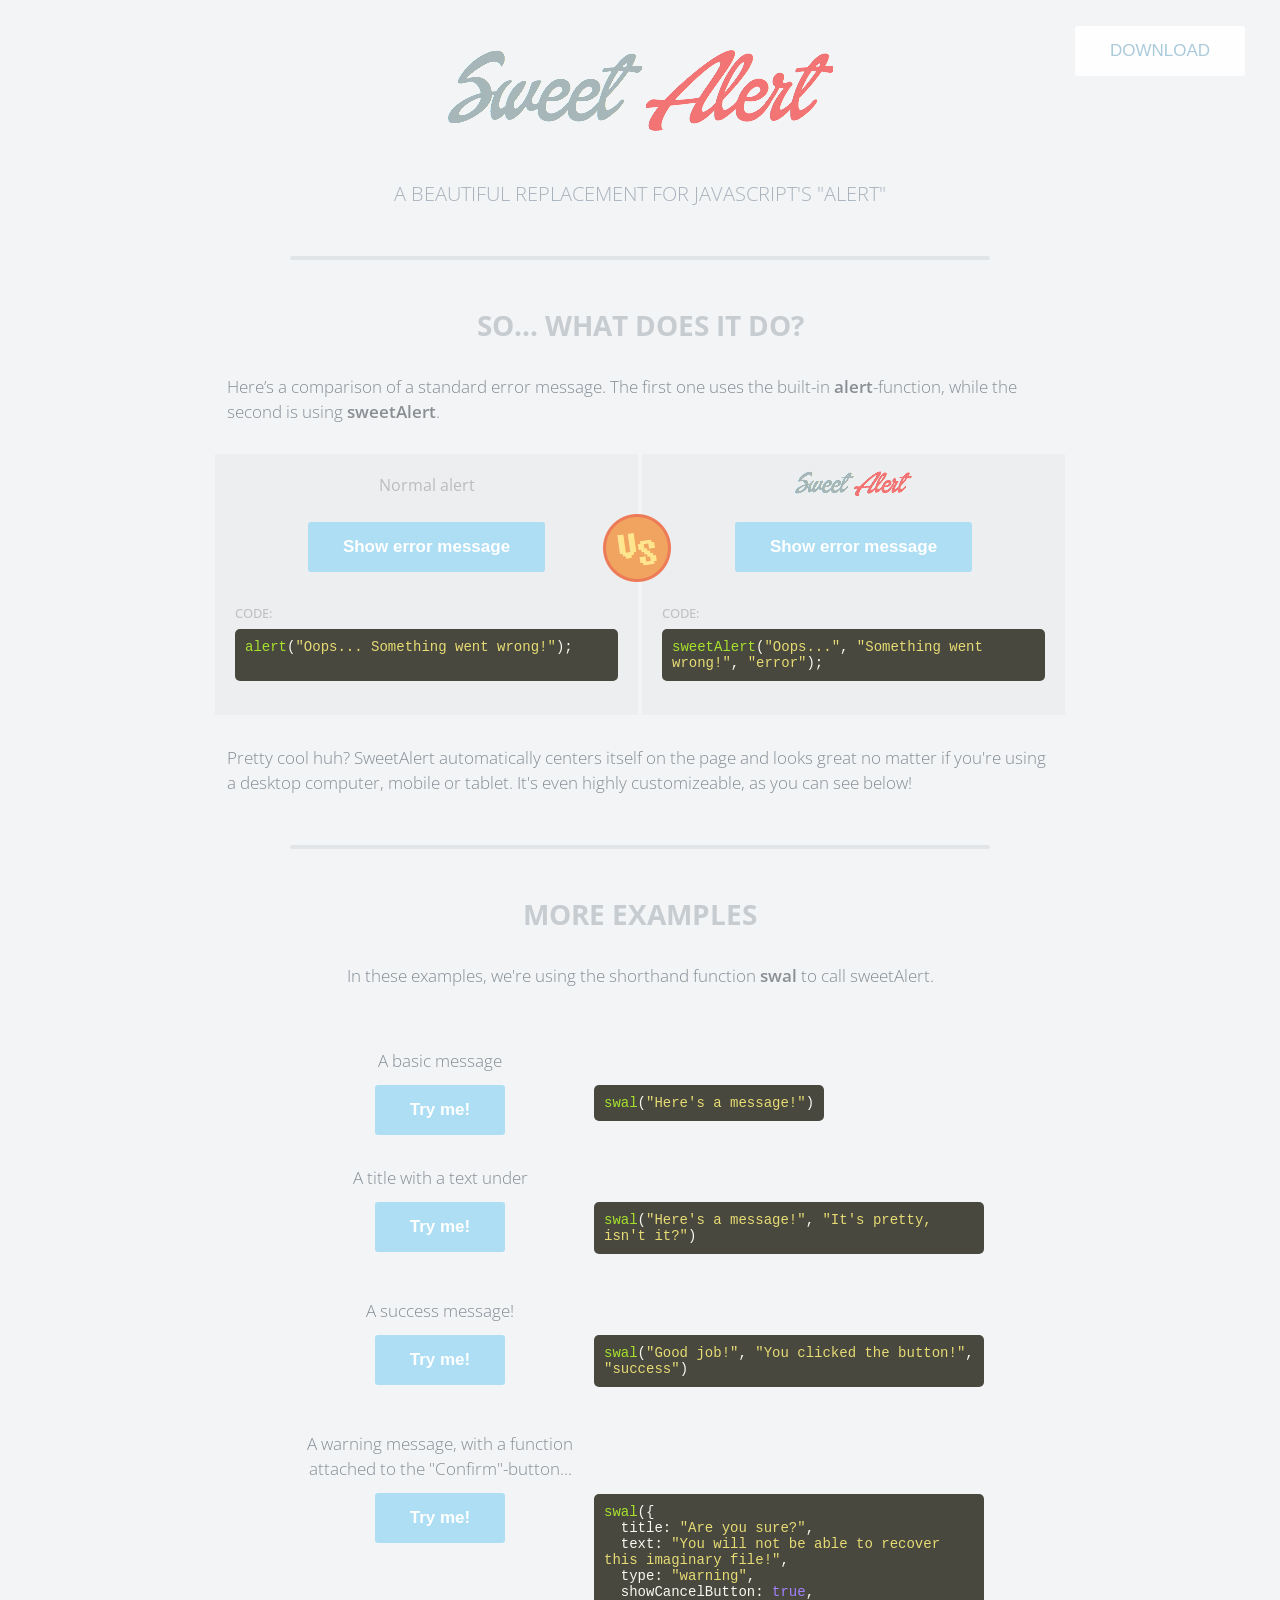
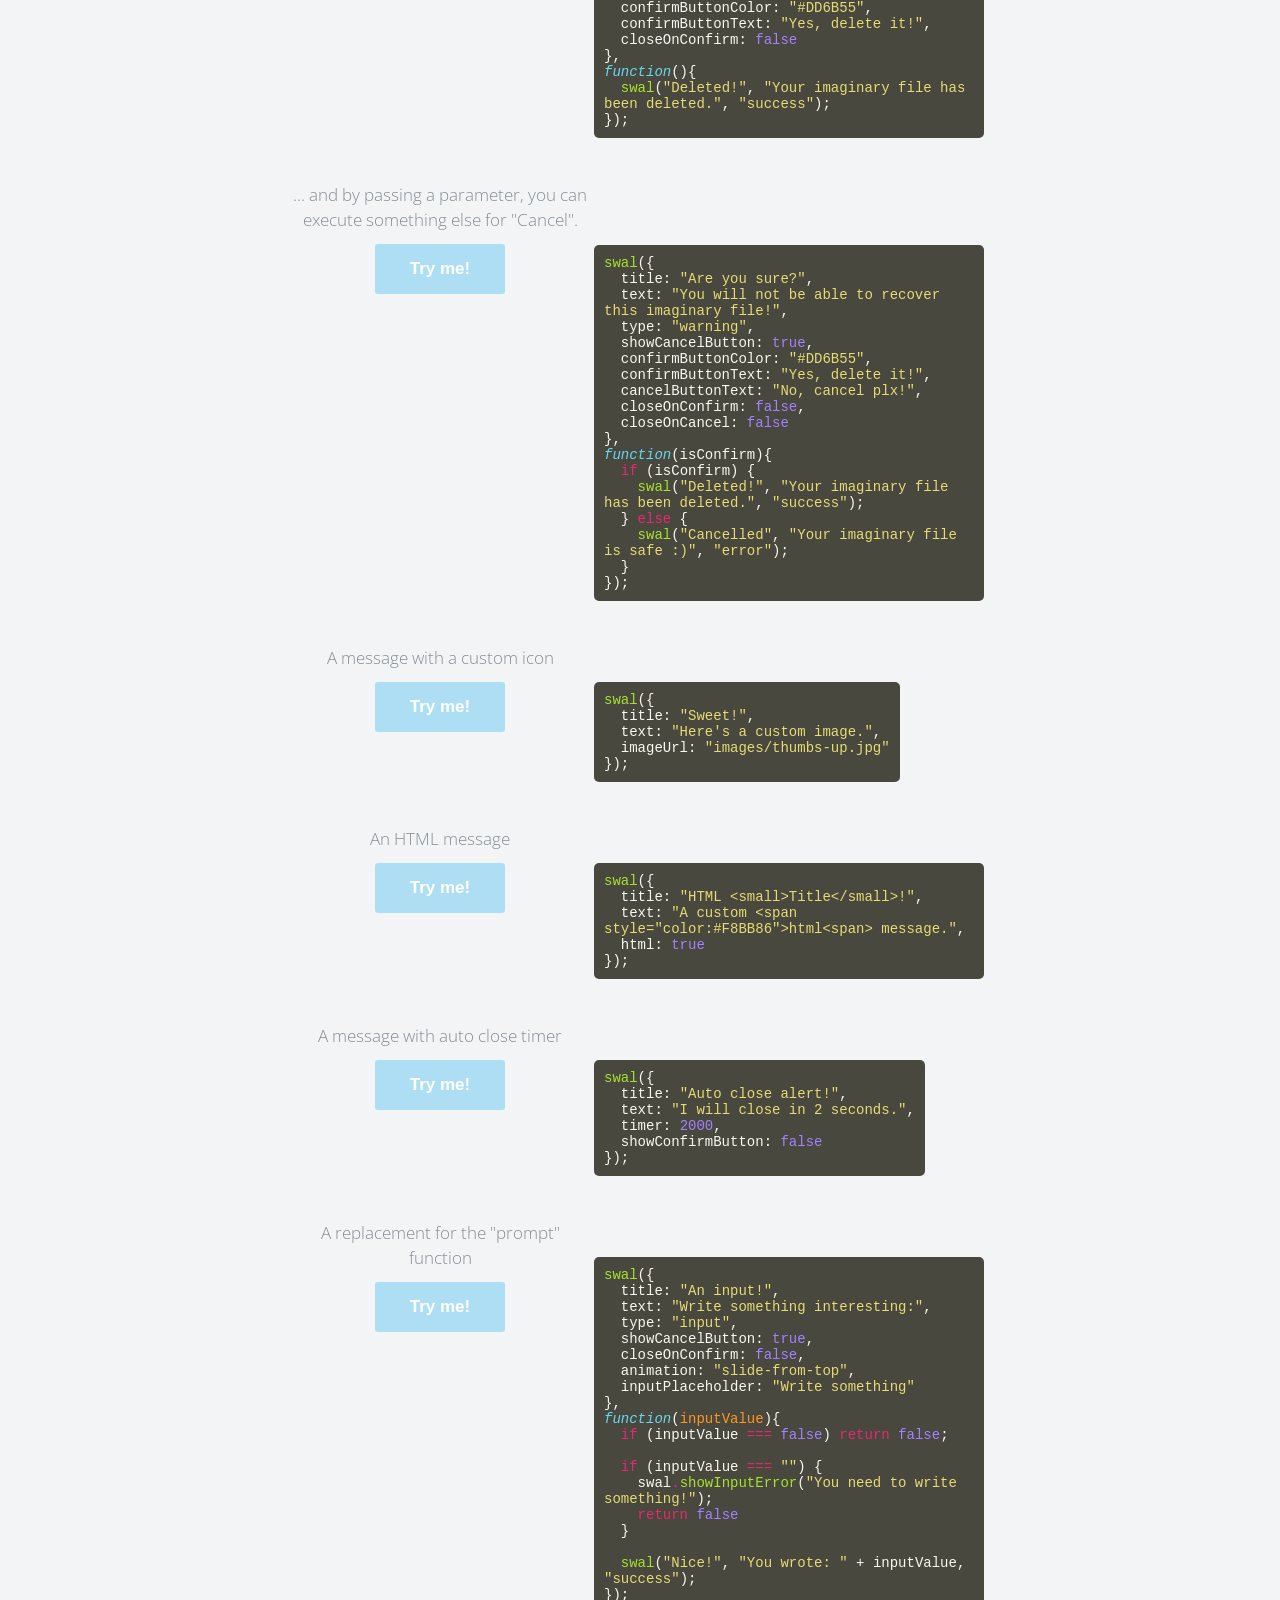
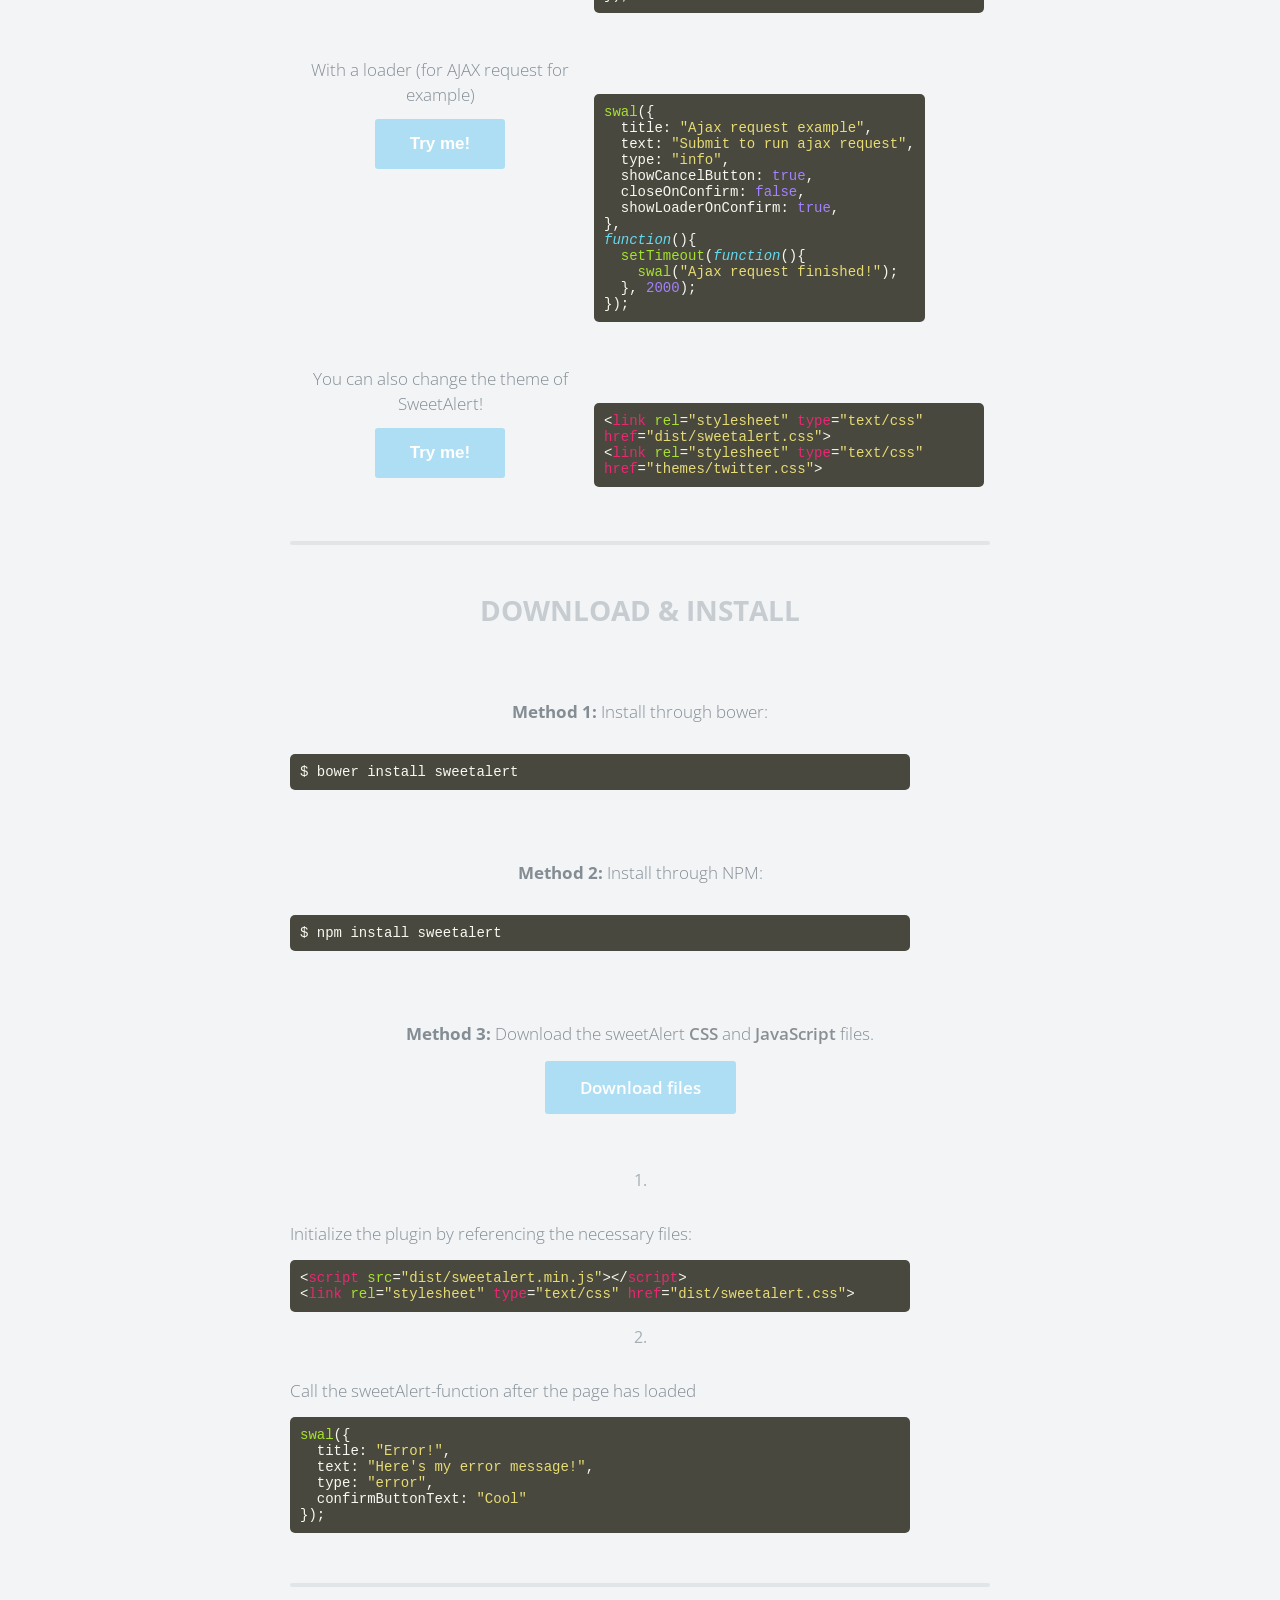
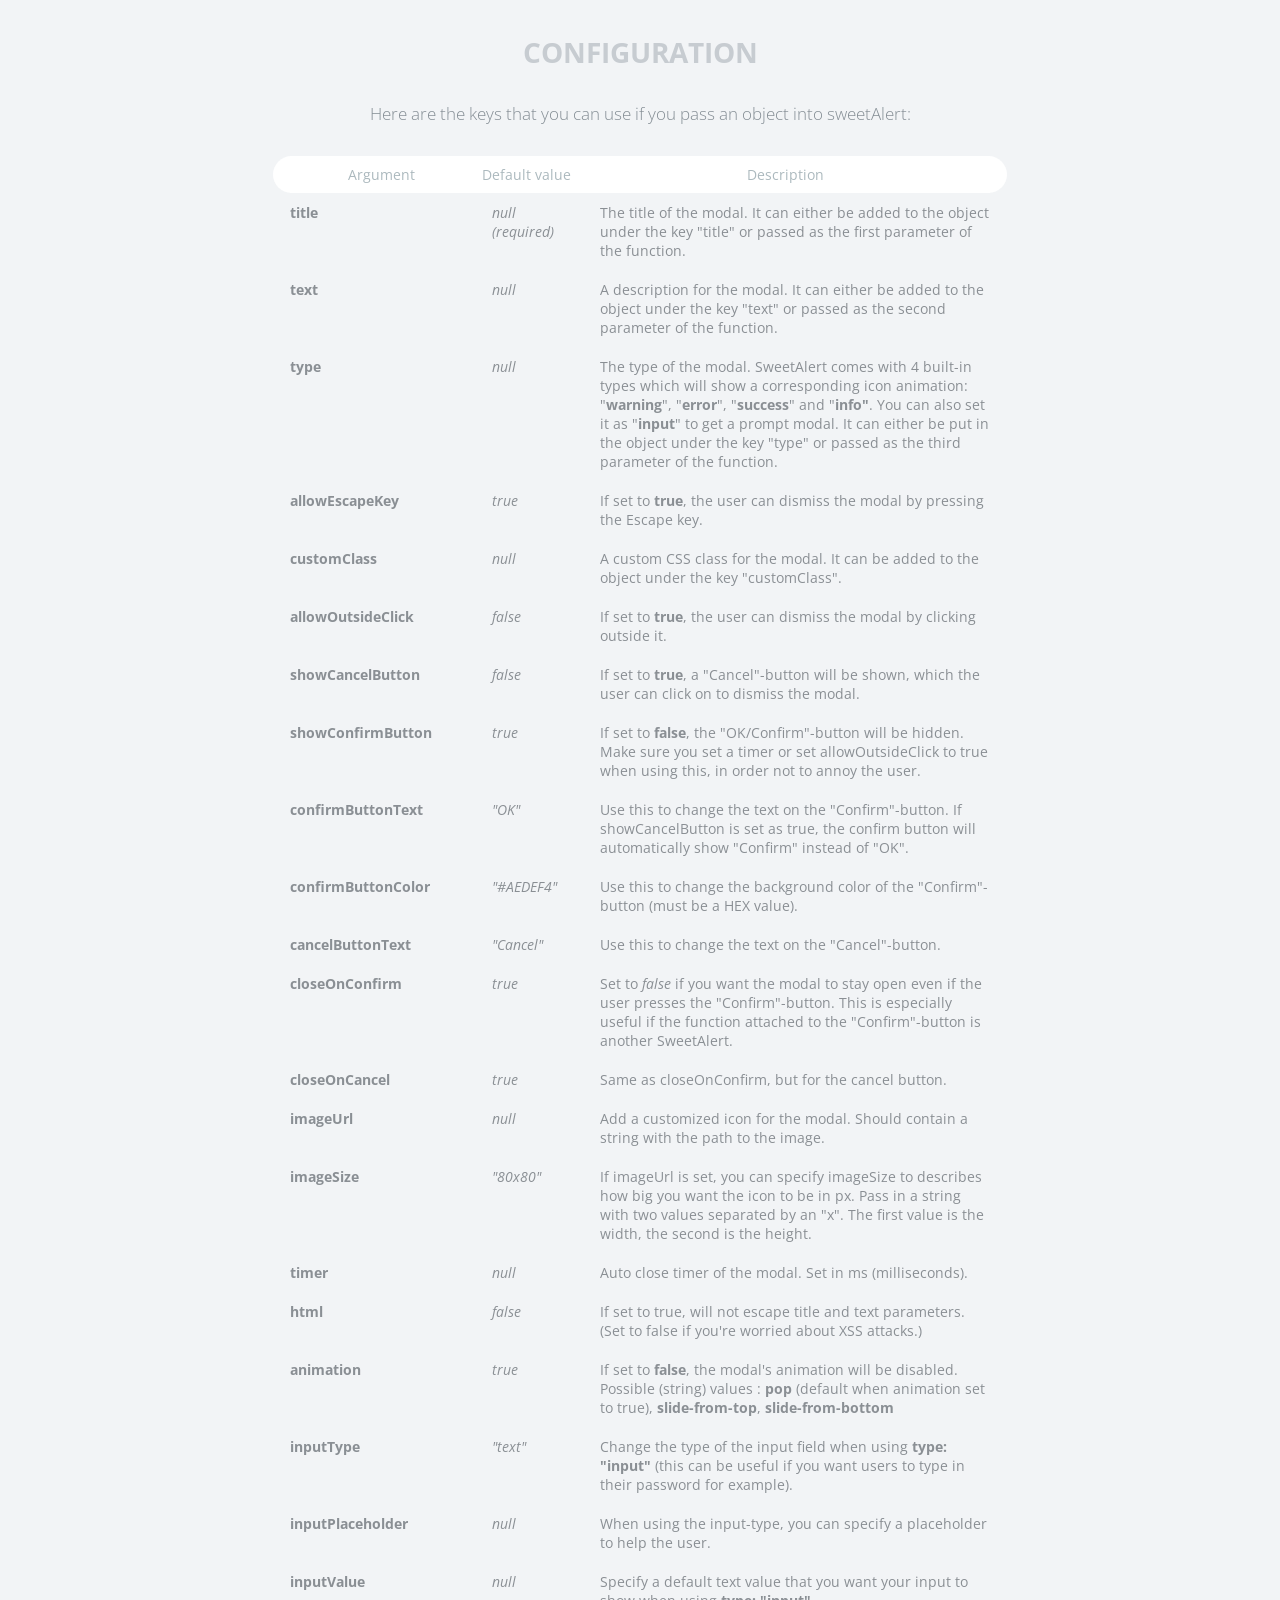
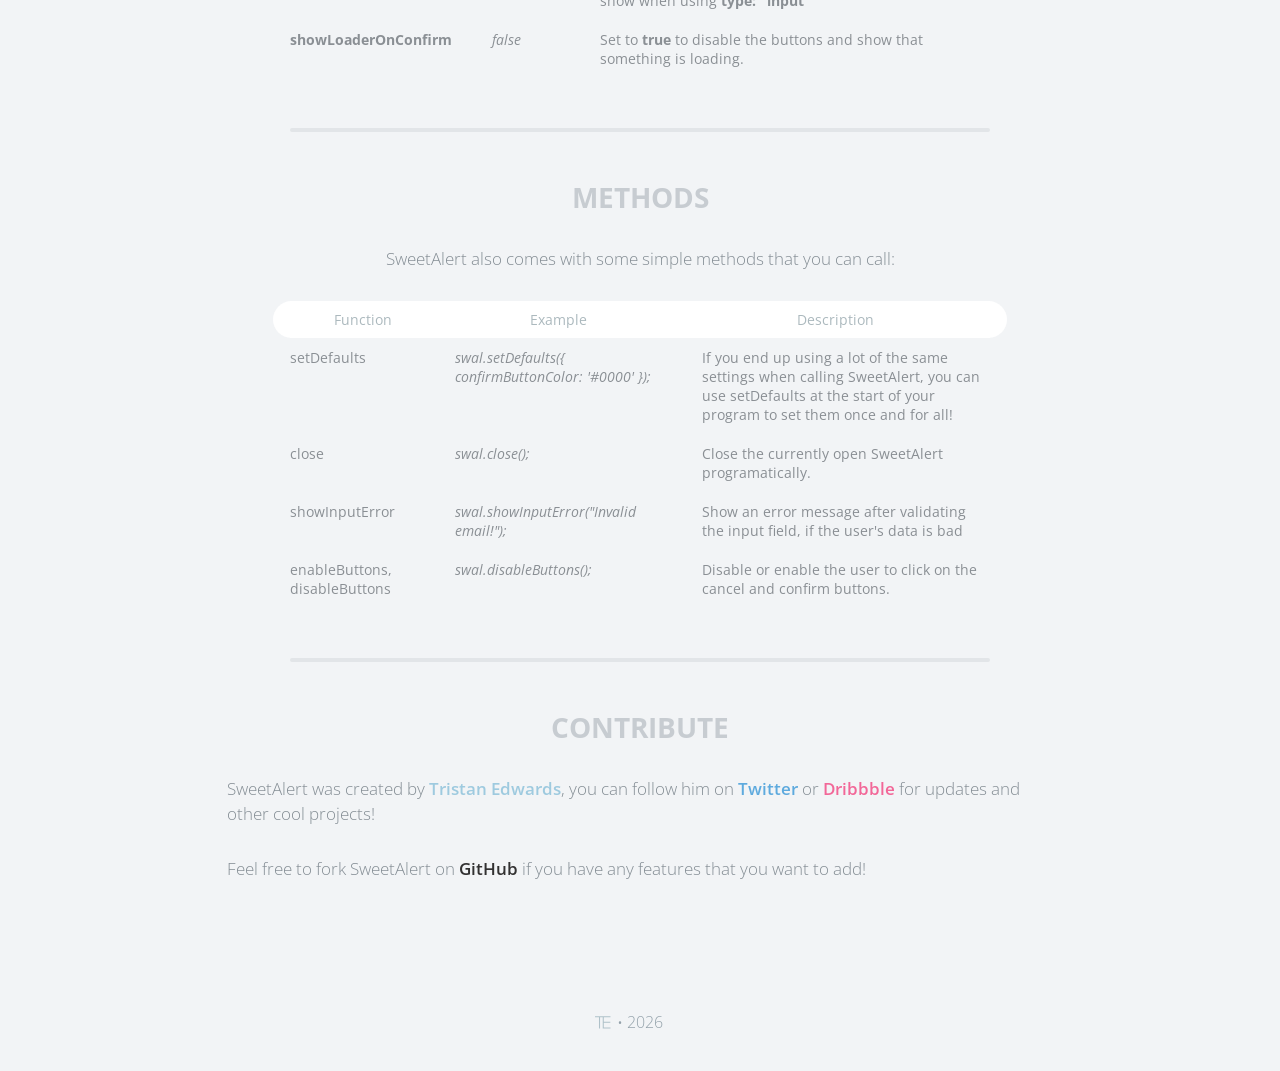
<file: ttt/lib/sweetalert-master/index.html>
<!doctype html>

<html>

<head>
  <meta charset="utf-8">
  <meta name="viewport" content="width=device-width, initial-scale=1, maximum-scale=1, user-scalable=0" />
  <title>SweetAlert</title>

  <link rel="stylesheet" href="example/example.css">
  <script src="https://code.jquery.com/jquery-2.1.3.min.js"></script>

  <!-- This is what you need -->
  <script src="dist/sweetalert-dev.js"></script>
  <link rel="stylesheet" href="dist/sweetalert.css">
  <!--.......................-->

</head>

<body>

<h1>Sweet Alert</h1>
<h2>A beautiful replacement for JavaScript's "Alert"</h2>
<button class="download">Download</button>

<!-- What does it do? -->
<h3>So... What does it do?</h3>
<p>Here’s a comparison of a standard error message. The first one uses the built-in <strong>alert</strong>-function, while the second is using <strong>sweetAlert</strong>.</p>

<div class="showcase normal">
	<h4>Normal alert</h4>
	<button>Show error message</button>

	<h5>Code:</h5>
	<pre><span class="attr">alert</span>(<span class="str">"Oops... Something went wrong!"</span>);

	</pre>

	<div class="vs-icon"></div>
</div>

<div class="showcase sweet">
	<h4>Sweet Alert</h4>
	<button>Show error message</button>

	<h5>Code:</h5>
	<pre><span class="attr">sweetAlert</span>(<span class="str">"Oops..."</span>, <span class="str">"Something went wrong!"</span>, <span class="str">"error"</span>);</pre>
</div>

<p>Pretty cool huh? SweetAlert automatically centers itself on the page and looks great no matter if you're using a desktop computer, mobile or tablet. It's even highly customizeable, as you can see below!</p>


<!-- Examples -->
<h3>More examples</h3>

<p class="center">In these examples, we're using the shorthand function <strong>swal</strong> to call sweetAlert.</p>

<ul class="examples">

	<li class="message">
		<div class="ui">
			<p>A basic message</p>
			<button>Try me!</button>
		</div>
		<pre><span class="attr">swal</span>(<span class="str">"Here's a message!"</span>)</pre>
	</li>

	<li class="title-text">
		<div class="ui">
			<p>A title with a text under</p>
			<button>Try me!</button>
		</div>
		<pre><span class="attr">swal</span>(<span class="str">"Here's a message!"</span>, <span class="str">"It's pretty, isn't it?"</span>)</pre>
	</li>

	<li class="success">
		<div class="ui">
			<p>A success message!</p>
			<button>Try me!</button>
		</div>
		<pre><span class="attr">swal</span>(<span class="str">"Good job!"</span>, <span class="str">"You clicked the button!"</span>, <span class="str">"success"</span>)</pre>
	</li>

	<li class="warning confirm">
		<div class="ui">
			<p>A warning message, with a function attached to the "Confirm"-button...</p>
			<button>Try me!</button>
		</div>
		<pre><span class="attr">swal</span>({
&nbsp;&nbsp;title: <span class="str">"Are you sure?"</span>,
&nbsp;&nbsp;text: <span class="str">"You will not be able to recover this imaginary file!"</span>,
&nbsp;&nbsp;type: <span class="str">"warning"</span>,
&nbsp;&nbsp;showCancelButton: <span class="val">true</span>,
&nbsp;&nbsp;confirmButtonColor: <span class="str">"#DD6B55"</span>,
&nbsp;&nbsp;confirmButtonText: <span class="str">"Yes, delete it!"</span>,
&nbsp;&nbsp;closeOnConfirm: <span class="val">false</span>
},
<span class="func"><i>function</i></span>(){
&nbsp;&nbsp;<span class="attr">swal</span>(<span class="str">"Deleted!"</span>, <span class="str">"Your imaginary file has been deleted."</span>, <span class="str">"success"</span>);
});</pre>
	</li>

	<li class="warning cancel">
		<div class="ui">
			<p>... and by passing a parameter, you can execute something else for "Cancel".</p>
			<button>Try me!</button>
		</div>
		<pre><span class="attr">swal</span>({
&nbsp;&nbsp;title: <span class="str">"Are you sure?"</span>,
&nbsp;&nbsp;text: <span class="str">"You will not be able to recover this imaginary file!"</span>,
&nbsp;&nbsp;type: <span class="str">"warning"</span>,
&nbsp;&nbsp;showCancelButton: <span class="val">true</span>,
&nbsp;&nbsp;confirmButtonColor: <span class="str">"#DD6B55"</span>,
&nbsp;&nbsp;confirmButtonText: <span class="str">"Yes, delete it!"</span>,
&nbsp;&nbsp;cancelButtonText: <span class="str">"No, cancel plx!"</span>,
&nbsp;&nbsp;closeOnConfirm: <span class="val">false</span>,
&nbsp;&nbsp;closeOnCancel: <span class="val">false</span>
},
<span class="func"><i>function</i></span>(isConfirm){
&nbsp;&nbsp;<span class="tag">if</span> (isConfirm) {
&nbsp;&nbsp;&nbsp;&nbsp;<span class="attr">swal</span>(<span class="str">"Deleted!"</span>, <span class="str">"Your imaginary file has been deleted."</span>, <span class="str">"success"</span>);
&nbsp;&nbsp;} <span class="tag">else</span> {
	&nbsp;&nbsp;&nbsp;&nbsp;<span class="attr">swal</span>(<span class="str">"Cancelled"</span>, <span class="str">"Your imaginary file is safe :)"</span>, <span class="str">"error"</span>);
&nbsp;&nbsp;}
});</pre>
	</li>

	<li class="custom-icon">
		<div class="ui">
			<p>A message with a custom icon</p>
			<button>Try me!</button>
		</div>
		<pre><span class="attr">swal</span>({
&nbsp;&nbsp;title: <span class="str">"Sweet!"</span>,
&nbsp;&nbsp;text: <span class="str">"Here's a custom image."</span>,
&nbsp;&nbsp;imageUrl: <span class="str">"images/thumbs-up.jpg"</span>
});</pre>
	</li>

	<li class="message-html">
		<div class="ui">
			<p>An HTML message</p>
			<button>Try me!</button>
		</div>
		<pre><span class="attr">swal</span>({
&nbsp;&nbsp;title: <span class="str">"HTML &lt;small&gt;Title&lt;/small&gt;!"</span>,
&nbsp;&nbsp;text: <span class="str">"A custom &lt;span style="color:#F8BB86"&gt;html&lt;span&gt; message."</span>,
&nbsp;&nbsp;html: <span class="val">true</span>
});</pre>
	</li>

	<li class="timer">
		<div class="ui">
			<p>A message with auto close timer</p>
			<button>Try me!</button>
		</div>
		<pre><span class="attr">swal</span>({
&nbsp;&nbsp;title: <span class="str">"Auto close alert!"</span>,
&nbsp;&nbsp;text: <span class="str">"I will close in 2 seconds."</span>,
&nbsp;&nbsp;timer: <span class="val">2000</span>,
&nbsp;&nbsp;showConfirmButton: <span class="val">false</span>
});</pre>
	</li>


	<li class="input">
		<div class="ui">
			<p>A replacement for the "prompt" function</p>
			<button>Try me!</button>
		</div>
		<pre><span class="attr">swal</span>({
&nbsp;&nbsp;title: <span class="str">"An input!"</span>,
&nbsp;&nbsp;text: <span class="str">"Write something interesting:"</span>,
&nbsp;&nbsp;type: <span class="str">"input"</span>,
&nbsp;&nbsp;showCancelButton: <span class="val">true</span>,
&nbsp;&nbsp;closeOnConfirm: <span class="val">false</span>,
&nbsp;&nbsp;animation: <span class="str">"slide-from-top"</span>,
&nbsp;&nbsp;inputPlaceholder: <span class="str">"Write something"</span>
},
<span class="func"><i>function</i></span>(<span class="arg">inputValue</span>){
&nbsp;&nbsp;<span class="tag">if</span> (inputValue <span class="tag">===</span> <span class="val">false</span>) <span class="tag">return</span> <span class="val">false</span>;
&nbsp;&nbsp;
&nbsp;&nbsp;<span class="tag">if</span> (inputValue <span class="tag">===</span> <span class="str">""</span>) {
&nbsp;&nbsp;&nbsp;&nbsp;swal<span class="tag">.</span><span class="attr">showInputError</span>(<span class="str">"You need to write something!"</span>);
&nbsp;&nbsp;&nbsp;&nbsp;<span class="tag">return</span> <span class="val">false</span>
&nbsp;&nbsp;}
&nbsp;&nbsp;
&nbsp;&nbsp;<span class="attr">swal</span>(<span class="str">"Nice!"</span>, <span class="str">"You wrote: "</span> + inputValue, <span class="str">"success"</span>);
});</pre>
	</li>

  <li class="ajax">
    <div class="ui">
			<p>With a loader (for AJAX request for example)</p>
			<button>Try me!</button>
		</div>
		<pre><span class="attr">swal</span>({
&nbsp;&nbsp;title: <span class="str">"Ajax request example"</span>,
&nbsp;&nbsp;text: <span class="str">"Submit to run ajax request"</span>,
&nbsp;&nbsp;type: <span class="str">"info"</span>,
&nbsp;&nbsp;showCancelButton: <span class="val">true</span>,
&nbsp;&nbsp;closeOnConfirm: <span class="val">false</span>,
&nbsp;&nbsp;showLoaderOnConfirm: <span class="val">true</span>,
},
<span class="func"><i>function</i></span>(){
&nbsp;&nbsp;<span class="attr">setTimeout</span>(<span class="func"><i>function</i></span>(){
&nbsp;&nbsp;&nbsp;&nbsp;<span class="attr">swal</span>(<span class="str">"Ajax request finished!"</span>);
&nbsp;&nbsp;}, <span class="val">2000</span>);
});</pre>
	</li>

	<li class="theme">
		<div class="ui">
			<p>You can also change the theme of SweetAlert!</p>
			<button>Try me!</button>
		</div>
		<pre>&lt;<span class="tag">link</span> <span class="attr">rel</span>=<span class="str">"stylesheet"</span> <span class="tag">type</span>=<span class="str">"text/css"</span> <span class="tag">href</span>=<span class="str">"dist/sweetalert.css"</span>&gt;
			&lt;<span class="tag">link</span> <span class="attr">rel</span>=<span class="str">"stylesheet"</span> <span class="tag">type</span>=<span class="str">"text/css"</span> <span class="tag">href</span>=<span class="str">"themes/twitter.css"</span>&gt;</pre>
	</li>

</ul>


<!-- Download & Install -->
<h3 id="download-section">Download & install</h3>

<div class="center-container">
	<p class="center"><b>Method 1:</b> Install through bower:</p>
	<pre class="center">$ bower install sweetalert</pre>
</div>

<div class="center-container">
	<p class="center"><b>Method 2:</b> Install through NPM:</p>
	<pre class="center">$ npm install sweetalert</pre>
</div>

<p class="center"><b>Method 3:</b> Download the sweetAlert <strong>CSS</strong> and <strong>JavaScript</strong> files.</p>

<a class="button" href="https://github.com/t4t5/sweetalert/archive/master.zip" download>Download files</a>

<ol>
	<li>
		<p>Initialize the plugin by referencing the necessary files:</p>
		<pre>&lt;<span class="tag">script</span> <span class="attr">src</span>=<span class="str">"dist/sweetalert.min.js"</span>&gt;&lt;/<span class="tag">script</span>&gt;
&lt;<span class="tag">link</span> <span class="attr">rel</span>=<span class="str">"stylesheet"</span> <span class="tag">type</span>=<span class="str">"text/css"</span> <span class="tag">href</span>=<span class="str">"dist/sweetalert.css"</span>&gt;</pre>
	</li>

	<li>
		<p>Call the sweetAlert-function after the page has loaded</p>
		<pre><span class="attr">swal</span>({
&nbsp;&nbsp;title: <span class="str">"Error!"</span>,
&nbsp;&nbsp;text: <span class="str">"Here's my error message!"</span>,
&nbsp;&nbsp;type: <span class="str">"error"</span>,
&nbsp;&nbsp;confirmButtonText: <span class="str">"Cool"</span>
});
</pre>
	</li>
</ol>



<!-- Configuration -->
<h3>Configuration</h3>

<p class="center">Here are the keys that you can use if you pass an object into sweetAlert:</p>

<table>
	<tr class="titles">
		<th>
			<div class="border-left"></div>
			Argument
		</th>
		<th>Default value</th>
		<th>
			<div class="border-right"></div>
			Description
		</th>
	</tr>
	<tr>
		<td><b>title</b></td>
		<td><i>null (required)</i></td>
		<td>The title of the modal. It can either be added to the object under the key "title" or passed as the first parameter of the function.</td>
	</tr>
	<tr>
		<td><b>text</b></td>
		<td><i>null</i></td>
		<td>A description for the modal. It can either be added to the object under the key "text" or passed as the second parameter of the function.</td>
	</tr>
	<tr>
		<td><b>type</b></td>
		<td><i>null</i></td>
		<td>The type of the modal. SweetAlert comes with 4 built-in types which will show a corresponding icon animation: "<strong>warning</strong>", "<strong>error</strong>", "<strong>success</strong>" and "<strong>info"</strong>. You can also set it as "<strong>input</strong>" to get a prompt modal. It can either be put in the object under the key "type" or passed as the third parameter of the function.</td>
	</tr>
    <tr>
      <td><b>allowEscapeKey</b></td>
      <td><i>true</i></td>
      <td>If set to <strong>true</strong>, the user can dismiss the modal by pressing the Escape key.</td>
    </tr>
	<tr>
		<td><b>customClass</b></td>
		<td><i>null</i></td>
		<td>A custom CSS class for the modal. It can be added to the object under the key "customClass".</td>
	</tr>
	<tr>
		<td><b>allowOutsideClick</b></td>
		<td><i>false</i></td>
		<td>If set to <strong>true</strong>, the user can dismiss the modal by clicking outside it.</td>
	</tr>
	<tr>
		<td><b>showCancelButton</b></td>
		<td><i>false</i></td>
		<td>If set to <strong>true</strong>, a "Cancel"-button will be shown, which the user can click on to dismiss the modal.</td>
	</tr>
	<tr>
		<td><b>showConfirmButton</b></td>
		<td><i>true</i></td>
		<td>If set to <strong>false</strong>, the "OK/Confirm"-button will be hidden. Make sure you set a timer or set allowOutsideClick to true when using this, in order not to annoy the user.</td>
	</tr>
	<tr>
		<td><b>confirmButtonText</b></td>
		<td><i>"OK"</i></td>
		<td>Use this to change the text on the "Confirm"-button. If showCancelButton is set as true, the confirm button will automatically show "Confirm" instead of "OK".</td>
	</tr>
	<tr>
		<td><b>confirmButtonColor</b></td>
		<td><i>"#AEDEF4"</i></td>
		<td>Use this to change the background color of the "Confirm"-button (must be a HEX value).</td>
	</tr>
	<tr>
		<td><b>cancelButtonText</b></td>
		<td><i>"Cancel"</i></td>
		<td>Use this to change the text on the "Cancel"-button.</td>
	</tr>
	<tr>
		<td><b>closeOnConfirm</b></td>
		<td><i>true</i></td>
		<td>Set to <i>false</i> if you want the modal to stay open even if the user presses the "Confirm"-button. This is especially useful if the function attached to the "Confirm"-button is another SweetAlert.</td>
	</tr>
	<tr>
		<td><b>closeOnCancel</b></td>
		<td><i>true</i></td>
		<td>Same as closeOnConfirm, but for the cancel button.</td>
	</tr>
	<tr>
		<td><b>imageUrl</b></td>
		<td><i>null</i></td>
		<td>Add a customized icon for the modal. Should contain a string with the path to the image.</td>
	</tr>
	<tr>
		<td><b>imageSize</b></td>
		<td><i>"80x80"</i></td>
		<td>If imageUrl is set, you can specify imageSize to describes how big you want the icon to be in px. Pass in a string with two values separated by an "x". The first value is the width, the second is the height.</td>
	</tr>
	<tr>
		<td><b>timer</b></td>
		<td><i>null</i></td>
		<td>Auto close timer of the modal. Set in ms (milliseconds).</td>
	</tr>
	<tr>
		<td><b>html</b></td>
		<td><i>false</i></td>
		<td>If set to true, will not escape title and text parameters. (Set to false if you're worried about XSS attacks.)</td>
	</tr>
	<tr>
		<td><b>animation</b></td>
		<td><i>true</i></td>
		<td>If set to <strong>false</strong>, the modal's animation will be disabled. Possible (string) values : <strong>pop</strong> (default when animation set to true), <strong>slide-from-top</strong>, <strong>slide-from-bottom</strong></td>
	</tr>
	<tr>
		<td><b>inputType</b></td>
		<td><i>"text"</i></td>
		<td>Change the type of the input field when using <strong>type: "input"</strong> (this can be useful if you want users to type in their password for example).</td>
	</tr>
	<tr>
		<td><b>inputPlaceholder</b></td>
		<td><i>null</i></td>
		<td>When using the input-type, you can specify a placeholder to help the user.</td>
	</tr>
	<tr>
		<td><b>inputValue</b></td>
		<td><i>null</i></td>
		<td>Specify a default text value that you want your input to show when using <strong>type: "input"</strong></td>
	</tr>
	<tr>
		<td><b>showLoaderOnConfirm</b></td>
		<td><i>false</i></td>
    <td>Set to <strong>true</strong> to disable the buttons and show that something is loading.</td>
	</tr>
</table>


<!-- Methods -->
<h3>Methods</h3>

<p class="center">SweetAlert also comes with some simple methods that you can call:</p>

<table>
	<tr class="titles">
		<th>
			<div class="border-left"></div>
			Function
		</th>
		<th>Example</th>
		<th>
			<div class="border-right"></div>
			Description
		</th>
	</tr>
	<tr>
		<td>setDefaults</td>
		<td><i>swal.setDefaults({ confirmButtonColor: '#0000' });</i></td>
		<td>If you end up using a lot of the same settings when calling SweetAlert, you can use setDefaults at the start of your program to set them once and for all!</td>
	</tr>
	<tr>
		<td>close</td>
		<td><i>swal.close();</i></td>
		<td>Close the currently open SweetAlert programatically.</td>
	</tr>
	<tr>
		<td>showInputError</td>
		<td><i>swal.showInputError("Invalid email!");</i></td>
		<td>Show an error message after validating the input field, if the user's data is bad</td>
	</tr>
	<tr>
		<td>enableButtons, disableButtons</td>
		<td><i>swal.disableButtons();</i></td>
		<td>Disable or enable the user to click on the cancel and confirm buttons.</td>
	</tr>
</table>



<!-- Contribute -->
<h3>Contribute</h3>
<p>SweetAlert was created by <a href="http://tristanedwards.me" target="_blank">Tristan Edwards</a>, you can follow him on <a href="https://twitter.com/t4t5" target="_blank" class="twitter">Twitter</a> or <a href="https://dribbble.com/tristanedwards" target="_blank" class="dribbble">Dribbble</a> for updates and other cool projects!</p>
<p>Feel free to fork SweetAlert on <a href="https://github.com/t4t5/sweetalert" class="github">GitHub</a> if you have any features that you want to add!</p>


<footer>
	<span class="te-logo">TE</span> • <script>document.write(new Date().getFullYear())</script>
</footer>


<script>

document.querySelector('button.download').onclick = function(){
	$("html, body").animate({ scrollTop: $("#download-section").offset().top }, 1000);
};

document.querySelector('.showcase.normal button').onclick = function(){
	alert("Oops... Something went wrong!");
};

document.querySelector('.showcase.sweet button').onclick = function(){
	swal("Oops...", "Something went wrong!", "error");
};

document.querySelector('ul.examples li.message button').onclick = function(){
	swal("Here's a message!");
};

document.querySelector('ul.examples li.timer button').onclick = function(){
	swal({
		title: "Auto close alert!",
		text: "I will close in 2 seconds.",
		timer: 2000,
		showConfirmButton: false
	});
};

document.querySelector('ul.examples li.title-text button').onclick = function(){
	swal("Here's a message!", "It's pretty, isn't it?");
};

document.querySelector('ul.examples li.success button').onclick = function(){
	swal("Good job!", "You clicked the button!", "success");
};

document.querySelector('ul.examples li.warning.confirm button').onclick = function(){
	swal({
		title: "Are you sure?",
		text: "You will not be able to recover this imaginary file!",
		type: "warning",
		showCancelButton: true,
		confirmButtonColor: '#DD6B55',
		confirmButtonText: 'Yes, delete it!',
		closeOnConfirm: false
	},
	function(){
		swal("Deleted!", "Your imaginary file has been deleted!", "success");
	});
};

document.querySelector('ul.examples li.warning.cancel button').onclick = function(){
	swal({
		title: "Are you sure?",
		text: "You will not be able to recover this imaginary file!",
		type: "warning",
		showCancelButton: true,
		confirmButtonColor: '#DD6B55',
		confirmButtonText: 'Yes, delete it!',
		cancelButtonText: "No, cancel plx!",
		closeOnConfirm: false,
		closeOnCancel: false
	},
	function(isConfirm){
    if (isConfirm){
      swal("Deleted!", "Your imaginary file has been deleted!", "success");
    } else {
      swal("Cancelled", "Your imaginary file is safe :)", "error");
    }
	});
};

document.querySelector('ul.examples li.custom-icon button').onclick = function(){
	swal({
		title: "Sweet!",
		text: "Here's a custom image.",
		imageUrl: 'example/images/thumbs-up.jpg'
	});
};

document.querySelector('ul.examples li.message-html button').onclick = function(){
	swal({
		title: "HTML <small>Title</small>!",
		text: 'A custom <span style="color:#F8BB86">html<span> message.',
		html: true
	});
};

document.querySelector('ul.examples li.input button').onclick = function(){
	swal({
		title: "An input!",
		text: 'Write something interesting:',
		type: 'input',
		showCancelButton: true,
		closeOnConfirm: false,
		animation: "slide-from-top",
		inputPlaceholder: "Write something",
	},
	function(inputValue){
		if (inputValue === false) return false;

		if (inputValue === "") {
			swal.showInputError("You need to write something!");
			return false;
		}
    
		swal("Nice!", 'You wrote: ' + inputValue, "success");

	});
};

document.querySelector('ul.examples li.theme button').onclick = function() {
	swal({
		title: "Themes!",
		text: "Here's the Twitter theme for SweetAlert!",
		confirmButtonText: "Cool!",
		customClass: 'twitter'
	});
};

document.querySelector('ul.examples li.ajax button').onclick = function() {
  swal({
    title: 'Ajax request example',
    text: 'Submit to run ajax request',
    type: 'info',
    showCancelButton: true,
    closeOnConfirm: false,
    showLoaderOnConfirm: true,
  }, function(){
    setTimeout(function() {
      swal('Ajax request finished!');
    }, 2000);
  });
};

</script>



</body>

</html>
</file>
<file: ttt/lib/sweetalert-master/example/example.css>
@import url(http://fonts.googleapis.com/css?family=Open+Sans:400,600,700,300);
@import url(http://fonts.googleapis.com/css?family=Open+Sans+Condensed:700);
body {
  background-color: #f2f4f6;
  font-family: 'Open Sans', sans-serif;
  text-align: center; }

h1 {
  background-image: url("images/logo_big.png");
  background-image: -webkit-image-set(url("images/logo_big.png") 1x, url("images/logo_big@2x.png") 2x);
  width: 385px;
  height: 81px;
  text-indent: -9999px;
  white-space: nowrap;
  margin: 50px auto; }
  @media all and (max-width: 420px) {
    h1 {
      width: 300px;
      background-size: contain;
      background-repeat: no-repeat;
      background-position: center; } }
  @media all and (max-width: 330px) {
    h1 {
      width: 250px; } }

h2 {
  font-size: 20px;
  color: #A9B2BC;
  line-height: 25px;
  text-transform: uppercase;
  font-weight: 300;
  text-align: center;
  display: block; }

h3 {
  font-size: 28px;
  color: #C7CCD1;
  text-transform: uppercase;
  font-family: 'Open Sans Condensed', sans-serif;
  margin-top: 100px;
  text-align: center;
  position: relative; }
  h3#download-section {
    margin-top: 50px;
    padding-top: 40px; }
  h3::after {
    content: "";
    background-color: #e2e5e8;
    height: 4px;
    width: 700px;
    left: 50%;
    margin-left: -350px;
    position: absolute;
    margin-top: -50px;
    border-radius: 2px; }
    @media all and (max-width: 740px) {
      h3::after {
        width: auto;
        left: 20px;
        right: 20px;
        margin-left: 0; } }

a {
  text-decoration: none; }

p {
  max-width: 826px;
  margin: 30px auto;
  font-size: 17px;
  font-weight: 300;
  color: #848D94;
  line-height: 25px;
  text-align: left; }
  p.center {
    text-align: center; }
  p strong {
    color: #8A8F94;
    font-weight: 600; }
  p a {
    color: #9ECADF;
    font-weight: 600; }
    p a:hover {
      text-decoration: underline; }
    p a.twitter {
      color: #5eaade; }
    p a.dribbble {
      color: #f26798; }
    p a.github {
      color: #323131; }

button, .button {
  background-color: #AEDEF4;
  color: white;
  border: none;
  box-shadow: none;
  font-size: 17px;
  font-weight: 500;
  font-weight: 600;
  border-radius: 3px;
  padding: 15px 35px;
  margin: 26px 5px 0 5px;
  cursor: pointer; }
  button:focus, .button:focus {
    outline: none; }
  button:hover, .button:hover {
    background-color: #a1d9f2; }
  button:active, .button:active {
    background-color: #81ccee; }
  button.cancel, .button.cancel {
    background-color: #D0D0D0; }
    button.cancel:hover, .button.cancel:hover {
      background-color: #c8c8c8; }
    button.cancel:active, .button.cancel:active {
      background-color: #b6b6b6; }
  button.download, .button.download {
    position: fixed;
    right: 30px;
    top: 0;
    background-color: rgba(255, 255, 255, 0.9);
    color: #ABCADA;
    font-weight: 500;
    text-transform: uppercase;
    z-index: 3; }
    @media all and (max-width: 1278px) {
      button.download, .button.download {
        display: none; } }

.center-container {
  max-width: 700px;
  margin: 70px auto; }

pre {
  background-color: #49483e;
  color: #f8f8f2;
  padding: 10px;
  border-radius: 5px;
  white-space: pre-line;
  text-align: left;
  font-size: 14px;
  max-width: 600px; }
  pre .str {
    color: #e6db74; }
  pre .func {
    color: #66d9ef; }
  pre .val {
    color: #a381ff; }
  pre .tag {
    color: #e92772; }
  pre .attr {
    color: #a6e22d; }
  pre .arg {
    color: #fd9720; }

.showcase {
  background-color: #eceef0;
  padding: 20px;
  display: inline-block;
  width: 383px;
  vertical-align: top;
  position: relative; }
  @media all and (max-width: 865px) {
    .showcase {
      margin: 5px auto;
      padding: 46px 20px; } }
  @media all and (max-width: 440px) {
    .showcase {
      width: auto; } }
  .showcase h4 {
    font-size: 16px;
    color: #BCBCBC;
    line-height: 22px;
    margin: 0 auto;
    font-weight: 400; }
  .showcase.sweet h4 {
    width: 117px;
    height: 25px;
    margin-top: -3px;
    text-indent: -9999px;
    background-image: url("images/logo_small.png");
    background-image: -webkit-image-set(url("images/logo_small.png") 1x, url("images/logo_small@2x.png") 2x); }
  .showcase h5 {
    margin-bottom: -7px;
    text-align: left;
    font-weight: 500;
    text-transform: uppercase;
    color: #c2c2c2; }
  .showcase button {
    margin-bottom: 10px; }
  .showcase .vs-icon {
    background-image: url("images/vs_icon.png");
    background-image: -webkit-image-set(url("images/vs_icon.png") 1x, url("images/vs_icon@2x.png") 2x);
    width: 69px;
    height: 69px;
    position: absolute;
    right: -34px;
    top: 60px;
    z-index: 2; }
    @media all and (max-width: 865px) {
      .showcase .vs-icon {
        margin: 5px auto;
        right: auto;
        left: 50%;
        margin-left: -35px;
        top: auto;
        bottom: -35px; } }

ul.examples {
  list-style-type: none;
  width: 700px;
  margin: 0 auto;
  text-align: left;
  padding-left: 0; }
  @media all and (max-width: 758px) {
    ul.examples {
      width: auto; } }
  ul.examples li {
    padding-left: 0; }
  ul.examples .ui, ul.examples pre {
    display: inline-block;
    vertical-align: top; }
    @media all and (max-width: 758px) {
      ul.examples .ui, ul.examples pre {
        display: block;
        max-width: none;
        margin: 0 auto; } }
  ul.examples .ui {
    width: 300px;
    text-align: center; }
    ul.examples .ui button {
      margin-top: 12px; }
    ul.examples .ui p {
      text-align: center;
      margin-bottom: 0; }
  ul.examples pre {
    max-width: 370px;
    margin-top: 67px; }
    @media all and (max-width: 758px) {
      ul.examples pre {
        margin-top: 16px !important;
        margin-bottom: 60px; } }
  ul.examples .warning pre {
    margin-top: 93px; }

ol {
  max-width: 700px;
  margin: 70px auto;
  list-style-position: inside;
  padding-left: 0; }
  ol li {
    color: #A7ADB2; }
    ol li p {
      margin-bottom: 10px; }

table {
  width: 700px;
  font-size: 14px;
  color: #8a8f94;
  margin: 10px auto;
  text-align: left;
  border-collapse: collapse; }
  @media all and (max-width: 750px) {
    table {
      width: auto;
      margin: 10px 20px; } }
  table th {
    background-color: white;
    padding: 9px;
    color: #acb9be;
    font-weight: 400;
    text-align: center;
    position: relative; }
    table th .border-left, table th .border-right {
      position: absolute;
      background-color: white;
      border-radius: 50%;
      top: 0;
      left: -17px;
      width: 37px;
      height: 37px; }
    table th .border-right {
      left: auto;
      right: -17px; }
    @media all and (max-width: 750px) {
      table th:nth-child(2) {
        display: none; } }
  table td {
    padding: 10px 20px;
    vertical-align: top; }
    table td:first-child {
      padding-left: 0px; }
    table td:last-child {
      padding-right: 0px; }
    @media all and (max-width: 750px) {
      table td:nth-child(2) {
        display: none; } }
    @media all and (max-width: 360px) {
      table td {
        padding: 10px 4px; }
        table td b {
          font-size: 13px; } }

footer {
  margin-top: 100px;
  padding-bottom: 30px;
  color: #9A999F;
  display: inline-block;
  position: relative;
  color: gray;
  font-weight: 400;
  color: #93a1aa;
  font-weight: 300; }
  footer .te-logo {
    text-indent: -99999px;
    background-size: contain;
    background-repeat: no-repeat;
    background-position: center center;
    height: 16px;
    width: 16px;
    display: inline-block;
    margin-right: 5px;
    background-image: url("images/te-logo-small.svg");
    position: absolute;
    left: -22px;
    top: 3px; }

.sweet-alert.twitter {
  font-family: "Helvetica Neue", Helvetica, Arial, sans-serif;
  padding: 15px;
  padding-top: 55px;
  text-align: right;
  border-radius: 6px;
  box-shadow: 0px 0px 0px 1px rgba(0, 0, 0, 0.11), 0px 6px 30px rgba(0, 0, 0, 0.14); }
  .sweet-alert.twitter ~ .sweet-overlay {
    background: rgba(41, 47, 51, 0.9); }
  .sweet-alert.twitter h2 {
    position: absolute;
    top: 0;
    left: 0;
    right: 0;
    height: 40px;
    line-height: 40px;
    font-size: 16px;
    font-weight: 400;
    color: #8899a6;
    margin: 0;
    color: #66757f;
    border-bottom: 1px solid #e1e8ed; }
  .sweet-alert.twitter p {
    display: block;
    text-align: center;
    color: #66757f;
    font-weight: 400;
    font-size: 13px;
    margin-top: 7px; }
  .sweet-alert.twitter .sa-button-container {
    background-color: #f5f8fa;
    border-top: 1px solid #e1e8ed;
    box-shadow: 0px -1px 0px white;
    margin: -15px;
    margin-top: 0; }
  .sweet-alert.twitter[data-has-confirm-button=false][data-has-cancel-button=false] {
    padding-bottom: 10px; }
    .sweet-alert.twitter[data-has-confirm-button=false][data-has-cancel-button=false] .sa-button-container {
      display: none; }
  .sweet-alert.twitter button {
    border-radius: 2px;
    box-shadow: none !important;
    text-shadow: 0px -1px 0px rgba(0, 0, 0, 0.3);
    margin: 17px 0px;
    border-radius: 4px;
    font-size: 14px;
    font-weight: 600;
    padding: 8px 16px;
    position: relative; }
    .sweet-alert.twitter button:focus, .sweet-alert.twitter button.cancel:focus {
      box-shadow: none !important; }
      .sweet-alert.twitter button:focus::before, .sweet-alert.twitter button.cancel:focus::before {
        content: "";
        position: absolute;
        left: -5px;
        top: -5px;
        right: -5px;
        bottom: -5px;
        border: 2px solid #a5b0b4;
        border-radius: 8px; }
    .sweet-alert.twitter button.confirm {
      background-color: #55acee !important;
      background-image: linear-gradient(transparent, rgba(0, 0, 0, 0.05));
      -ms-filter: "progid:DXImageTransform.Microsoft.gradient(startColorstr=#00000000, endColorstr=#0C000000)";
      border: 1px solid #3b88c3;
      box-shadow: inset 0 1px 0 rgba(255, 255, 255, 0.15);
      margin-right: 15px; }
      .sweet-alert.twitter button.confirm:hover {
        background-color: #55acee;
        background-image: linear-gradient(transparent, rgba(0, 0, 0, 0.15));
        -ms-filter: "progid:DXImageTransform.Microsoft.gradient(startColorstr=#00000000, endColorstr=#26000000)";
        border-color: #3b88c3; }
    .sweet-alert.twitter button.cancel {
      color: #66757e;
      background-color: #f5f8fa;
      background-image: linear-gradient(#fff, #f5f8fa);
      text-shadow: 0px -1px 0px white;
      margin-right: 9px;
      border: 1px solid #e1e8ed; }
      .sweet-alert.twitter button.cancel:hover, .sweet-alert.twitter button.cancel:focus:hover {
        background-color: #e1e8ed;
        background-image: linear-gradient(#fff, #e1e8ed);
        -ms-filter: "progid:DXImageTransform.Microsoft.gradient(enabled=false)";
        border-color: #e1e8ed; }
      .sweet-alert.twitter button.cancel:focus {
        background: #fff;
        border-color: #fff; }
  .sweet-alert.twitter .sa-icon {
    transform: scale(0.72);
    margin-bottom: -2px;
    margin-top: -10px; }
  .sweet-alert.twitter input {
    border: 1px solid #e1e8ed;
    border-radius: 3px;
    padding: 10px 7px;
    height: auto;
    box-shadow: none;
    font-size: 13px;
    margin: 10px 0; }
    .sweet-alert.twitter input:focus {
      border-color: #94A1A6;
      box-shadow: inset 0 0 0 1px rgba(77, 99, 107, 0.7); }
  .sweet-alert.twitter fieldset .sa-input-error {
    display: none; }
  .sweet-alert.twitter .sa-error-container {
    text-align: center;
    border: none;
    background-color: #fbedc0;
    margin-bottom: 6px; }
    .sweet-alert.twitter .sa-error-container.show {
      border: 1px solid #f0e1b9; }
    .sweet-alert.twitter .sa-error-container .icon {
      display: none; }
    .sweet-alert.twitter .sa-error-container p {
      color: #292f33;
      font-weight: 600;
      margin-top: 0; }
</file>
<file: ttt/lib/sweetalert-master/dist/sweetalert.css>
body.stop-scrolling {
  height: 100%;
  overflow: hidden; }

.sweet-overlay {
  background-color: black;
  /* IE8 */
  -ms-filter: "progid:DXImageTransform.Microsoft.Alpha(Opacity=40)";
  /* IE8 */
  background-color: rgba(0, 0, 0, 0.4);
  position: fixed;
  left: 0;
  right: 0;
  top: 0;
  bottom: 0;
  display: none;
  z-index: 10000; }

.sweet-alert {
  background-color: white;
  font-family: 'Open Sans', 'Helvetica Neue', Helvetica, Arial, sans-serif;
  width: 478px;
  padding: 17px;
  border-radius: 5px;
  text-align: center;
  position: fixed;
  left: 50%;
  top: 50%;
  margin-left: -256px;
  margin-top: -200px;
  overflow: hidden;
  display: none;
  z-index: 99999; }
  @media all and (max-width: 540px) {
    .sweet-alert {
      width: auto;
      margin-left: 0;
      margin-right: 0;
      left: 15px;
      right: 15px; } }
  .sweet-alert h2 {
    color: #575757;
    font-size: 30px;
    text-align: center;
    font-weight: 600;
    text-transform: none;
    position: relative;
    margin: 25px 0;
    padding: 0;
    line-height: 40px;
    display: block; }
  .sweet-alert p {
    color: #797979;
    font-size: 16px;
    text-align: center;
    font-weight: 300;
    position: relative;
    text-align: inherit;
    float: none;
    margin: 0;
    padding: 0;
    line-height: normal; }
  .sweet-alert fieldset {
    border: none;
    position: relative; }
  .sweet-alert .sa-error-container {
    background-color: #f1f1f1;
    margin-left: -17px;
    margin-right: -17px;
    overflow: hidden;
    padding: 0 10px;
    max-height: 0;
    webkit-transition: padding 0.15s, max-height 0.15s;
    transition: padding 0.15s, max-height 0.15s; }
    .sweet-alert .sa-error-container.show {
      padding: 10px 0;
      max-height: 100px;
      webkit-transition: padding 0.2s, max-height 0.2s;
      transition: padding 0.25s, max-height 0.25s; }
    .sweet-alert .sa-error-container .icon {
      display: inline-block;
      width: 24px;
      height: 24px;
      border-radius: 50%;
      background-color: #ea7d7d;
      color: white;
      line-height: 24px;
      text-align: center;
      margin-right: 3px; }
    .sweet-alert .sa-error-container p {
      display: inline-block; }
  .sweet-alert .sa-input-error {
    position: absolute;
    top: 29px;
    right: 26px;
    width: 20px;
    height: 20px;
    opacity: 0;
    -webkit-transform: scale(0.5);
    transform: scale(0.5);
    -webkit-transform-origin: 50% 50%;
    transform-origin: 50% 50%;
    -webkit-transition: all 0.1s;
    transition: all 0.1s; }
    .sweet-alert .sa-input-error::before, .sweet-alert .sa-input-error::after {
      content: "";
      width: 20px;
      height: 6px;
      background-color: #f06e57;
      border-radius: 3px;
      position: absolute;
      top: 50%;
      margin-top: -4px;
      left: 50%;
      margin-left: -9px; }
    .sweet-alert .sa-input-error::before {
      -webkit-transform: rotate(-45deg);
      transform: rotate(-45deg); }
    .sweet-alert .sa-input-error::after {
      -webkit-transform: rotate(45deg);
      transform: rotate(45deg); }
    .sweet-alert .sa-input-error.show {
      opacity: 1;
      -webkit-transform: scale(1);
      transform: scale(1); }
  .sweet-alert input {
    width: 100%;
    box-sizing: border-box;
    border-radius: 3px;
    border: 1px solid #d7d7d7;
    height: 43px;
    margin-top: 10px;
    margin-bottom: 17px;
    font-size: 18px;
    box-shadow: inset 0px 1px 1px rgba(0, 0, 0, 0.06);
    padding: 0 12px;
    display: none;
    -webkit-transition: all 0.3s;
    transition: all 0.3s; }
    .sweet-alert input:focus {
      outline: none;
      box-shadow: 0px 0px 3px #c4e6f5;
      border: 1px solid #b4dbed; }
      .sweet-alert input:focus::-moz-placeholder {
        transition: opacity 0.3s 0.03s ease;
        opacity: 0.5; }
      .sweet-alert input:focus:-ms-input-placeholder {
        transition: opacity 0.3s 0.03s ease;
        opacity: 0.5; }
      .sweet-alert input:focus::-webkit-input-placeholder {
        transition: opacity 0.3s 0.03s ease;
        opacity: 0.5; }
    .sweet-alert input::-moz-placeholder {
      color: #bdbdbd; }
    .sweet-alert input:-ms-input-placeholder {
      color: #bdbdbd; }
    .sweet-alert input::-webkit-input-placeholder {
      color: #bdbdbd; }
  .sweet-alert.show-input input {
    display: block; }
  .sweet-alert .sa-confirm-button-container {
    display: inline-block;
    position: relative; }
  .sweet-alert .la-ball-fall {
    position: absolute;
    left: 50%;
    top: 50%;
    margin-left: -27px;
    margin-top: 4px;
    opacity: 0;
    visibility: hidden; }
  .sweet-alert button {
    background-color: #8CD4F5;
    color: white;
    border: none;
    box-shadow: none;
    font-size: 17px;
    font-weight: 500;
    -webkit-border-radius: 4px;
    border-radius: 5px;
    padding: 10px 32px;
    margin: 26px 5px 0 5px;
    cursor: pointer; }
    .sweet-alert button:focus {
      outline: none;
      box-shadow: 0 0 2px rgba(128, 179, 235, 0.5), inset 0 0 0 1px rgba(0, 0, 0, 0.05); }
    .sweet-alert button:hover {
      background-color: #7ecff4; }
    .sweet-alert button:active {
      background-color: #5dc2f1; }
    .sweet-alert button.cancel {
      background-color: #C1C1C1; }
      .sweet-alert button.cancel:hover {
        background-color: #b9b9b9; }
      .sweet-alert button.cancel:active {
        background-color: #a8a8a8; }
      .sweet-alert button.cancel:focus {
        box-shadow: rgba(197, 205, 211, 0.8) 0px 0px 2px, rgba(0, 0, 0, 0.0470588) 0px 0px 0px 1px inset !important; }
    .sweet-alert button[disabled] {
      opacity: .6;
      cursor: default; }
    .sweet-alert button.confirm[disabled] {
      color: transparent; }
      .sweet-alert button.confirm[disabled] ~ .la-ball-fall {
        opacity: 1;
        visibility: visible;
        transition-delay: 0s; }
    .sweet-alert button::-moz-focus-inner {
      border: 0; }
  .sweet-alert[data-has-cancel-button=false] button {
    box-shadow: none !important; }
  .sweet-alert[data-has-confirm-button=false][data-has-cancel-button=false] {
    padding-bottom: 40px; }
  .sweet-alert .sa-icon {
    width: 80px;
    height: 80px;
    border: 4px solid gray;
    -webkit-border-radius: 40px;
    border-radius: 40px;
    border-radius: 50%;
    margin: 20px auto;
    padding: 0;
    position: relative;
    box-sizing: content-box; }
    .sweet-alert .sa-icon.sa-error {
      border-color: #F27474; }
      .sweet-alert .sa-icon.sa-error .sa-x-mark {
        position: relative;
        display: block; }
      .sweet-alert .sa-icon.sa-error .sa-line {
        position: absolute;
        height: 5px;
        width: 47px;
        background-color: #F27474;
        display: block;
        top: 37px;
        border-radius: 2px; }
        .sweet-alert .sa-icon.sa-error .sa-line.sa-left {
          -webkit-transform: rotate(45deg);
          transform: rotate(45deg);
          left: 17px; }
        .sweet-alert .sa-icon.sa-error .sa-line.sa-right {
          -webkit-transform: rotate(-45deg);
          transform: rotate(-45deg);
          right: 16px; }
    .sweet-alert .sa-icon.sa-warning {
      border-color: #F8BB86; }
      .sweet-alert .sa-icon.sa-warning .sa-body {
        position: absolute;
        width: 5px;
        height: 47px;
        left: 50%;
        top: 10px;
        -webkit-border-radius: 2px;
        border-radius: 2px;
        margin-left: -2px;
        background-color: #F8BB86; }
      .sweet-alert .sa-icon.sa-warning .sa-dot {
        position: absolute;
        width: 7px;
        height: 7px;
        -webkit-border-radius: 50%;
        border-radius: 50%;
        margin-left: -3px;
        left: 50%;
        bottom: 10px;
        background-color: #F8BB86; }
    .sweet-alert .sa-icon.sa-info {
      border-color: #C9DAE1; }
      .sweet-alert .sa-icon.sa-info::before {
        content: "";
        position: absolute;
        width: 5px;
        height: 29px;
        left: 50%;
        bottom: 17px;
        border-radius: 2px;
        margin-left: -2px;
        background-color: #C9DAE1; }
      .sweet-alert .sa-icon.sa-info::after {
        content: "";
        position: absolute;
        width: 7px;
        height: 7px;
        border-radius: 50%;
        margin-left: -3px;
        top: 19px;
        background-color: #C9DAE1; }
    .sweet-alert .sa-icon.sa-success {
      border-color: #A5DC86; }
      .sweet-alert .sa-icon.sa-success::before, .sweet-alert .sa-icon.sa-success::after {
        content: '';
        -webkit-border-radius: 40px;
        border-radius: 40px;
        border-radius: 50%;
        position: absolute;
        width: 60px;
        height: 120px;
        background: white;
        -webkit-transform: rotate(45deg);
        transform: rotate(45deg); }
      .sweet-alert .sa-icon.sa-success::before {
        -webkit-border-radius: 120px 0 0 120px;
        border-radius: 120px 0 0 120px;
        top: -7px;
        left: -33px;
        -webkit-transform: rotate(-45deg);
        transform: rotate(-45deg);
        -webkit-transform-origin: 60px 60px;
        transform-origin: 60px 60px; }
      .sweet-alert .sa-icon.sa-success::after {
        -webkit-border-radius: 0 120px 120px 0;
        border-radius: 0 120px 120px 0;
        top: -11px;
        left: 30px;
        -webkit-transform: rotate(-45deg);
        transform: rotate(-45deg);
        -webkit-transform-origin: 0px 60px;
        transform-origin: 0px 60px; }
      .sweet-alert .sa-icon.sa-success .sa-placeholder {
        width: 80px;
        height: 80px;
        border: 4px solid rgba(165, 220, 134, 0.2);
        -webkit-border-radius: 40px;
        border-radius: 40px;
        border-radius: 50%;
        box-sizing: content-box;
        position: absolute;
        left: -4px;
        top: -4px;
        z-index: 2; }
      .sweet-alert .sa-icon.sa-success .sa-fix {
        width: 5px;
        height: 90px;
        background-color: white;
        position: absolute;
        left: 28px;
        top: 8px;
        z-index: 1;
        -webkit-transform: rotate(-45deg);
        transform: rotate(-45deg); }
      .sweet-alert .sa-icon.sa-success .sa-line {
        height: 5px;
        background-color: #A5DC86;
        display: block;
        border-radius: 2px;
        position: absolute;
        z-index: 2; }
        .sweet-alert .sa-icon.sa-success .sa-line.sa-tip {
          width: 25px;
          left: 14px;
          top: 46px;
          -webkit-transform: rotate(45deg);
          transform: rotate(45deg); }
        .sweet-alert .sa-icon.sa-success .sa-line.sa-long {
          width: 47px;
          right: 8px;
          top: 38px;
          -webkit-transform: rotate(-45deg);
          transform: rotate(-45deg); }
    .sweet-alert .sa-icon.sa-custom {
      background-size: contain;
      border-radius: 0;
      border: none;
      background-position: center center;
      background-repeat: no-repeat; }

/*
 * Animations
 */
@-webkit-keyframes showSweetAlert {
  0% {
    transform: scale(0.7);
    -webkit-transform: scale(0.7); }
  45% {
    transform: scale(1.05);
    -webkit-transform: scale(1.05); }
  80% {
    transform: scale(0.95);
    -webkit-transform: scale(0.95); }
  100% {
    transform: scale(1);
    -webkit-transform: scale(1); } }

@keyframes showSweetAlert {
  0% {
    transform: scale(0.7);
    -webkit-transform: scale(0.7); }
  45% {
    transform: scale(1.05);
    -webkit-transform: scale(1.05); }
  80% {
    transform: scale(0.95);
    -webkit-transform: scale(0.95); }
  100% {
    transform: scale(1);
    -webkit-transform: scale(1); } }

@-webkit-keyframes hideSweetAlert {
  0% {
    transform: scale(1);
    -webkit-transform: scale(1); }
  100% {
    transform: scale(0.5);
    -webkit-transform: scale(0.5); } }

@keyframes hideSweetAlert {
  0% {
    transform: scale(1);
    -webkit-transform: scale(1); }
  100% {
    transform: scale(0.5);
    -webkit-transform: scale(0.5); } }

@-webkit-keyframes slideFromTop {
  0% {
    top: 0%; }
  100% {
    top: 50%; } }

@keyframes slideFromTop {
  0% {
    top: 0%; }
  100% {
    top: 50%; } }

@-webkit-keyframes slideToTop {
  0% {
    top: 50%; }
  100% {
    top: 0%; } }

@keyframes slideToTop {
  0% {
    top: 50%; }
  100% {
    top: 0%; } }

@-webkit-keyframes slideFromBottom {
  0% {
    top: 70%; }
  100% {
    top: 50%; } }

@keyframes slideFromBottom {
  0% {
    top: 70%; }
  100% {
    top: 50%; } }

@-webkit-keyframes slideToBottom {
  0% {
    top: 50%; }
  100% {
    top: 70%; } }

@keyframes slideToBottom {
  0% {
    top: 50%; }
  100% {
    top: 70%; } }

.showSweetAlert[data-animation=pop] {
  -webkit-animation: showSweetAlert 0.3s;
  animation: showSweetAlert 0.3s; }

.showSweetAlert[data-animation=none] {
  -webkit-animation: none;
  animation: none; }

.showSweetAlert[data-animation=slide-from-top] {
  -webkit-animation: slideFromTop 0.3s;
  animation: slideFromTop 0.3s; }

.showSweetAlert[data-animation=slide-from-bottom] {
  -webkit-animation: slideFromBottom 0.3s;
  animation: slideFromBottom 0.3s; }

.hideSweetAlert[data-animation=pop] {
  -webkit-animation: hideSweetAlert 0.2s;
  animation: hideSweetAlert 0.2s; }

.hideSweetAlert[data-animation=none] {
  -webkit-animation: none;
  animation: none; }

.hideSweetAlert[data-animation=slide-from-top] {
  -webkit-animation: slideToTop 0.4s;
  animation: slideToTop 0.4s; }

.hideSweetAlert[data-animation=slide-from-bottom] {
  -webkit-animation: slideToBottom 0.3s;
  animation: slideToBottom 0.3s; }

@-webkit-keyframes animateSuccessTip {
  0% {
    width: 0;
    left: 1px;
    top: 19px; }
  54% {
    width: 0;
    left: 1px;
    top: 19px; }
  70% {
    width: 50px;
    left: -8px;
    top: 37px; }
  84% {
    width: 17px;
    left: 21px;
    top: 48px; }
  100% {
    width: 25px;
    left: 14px;
    top: 45px; } }

@keyframes animateSuccessTip {
  0% {
    width: 0;
    left: 1px;
    top: 19px; }
  54% {
    width: 0;
    left: 1px;
    top: 19px; }
  70% {
    width: 50px;
    left: -8px;
    top: 37px; }
  84% {
    width: 17px;
    left: 21px;
    top: 48px; }
  100% {
    width: 25px;
    left: 14px;
    top: 45px; } }

@-webkit-keyframes animateSuccessLong {
  0% {
    width: 0;
    right: 46px;
    top: 54px; }
  65% {
    width: 0;
    right: 46px;
    top: 54px; }
  84% {
    width: 55px;
    right: 0px;
    top: 35px; }
  100% {
    width: 47px;
    right: 8px;
    top: 38px; } }

@keyframes animateSuccessLong {
  0% {
    width: 0;
    right: 46px;
    top: 54px; }
  65% {
    width: 0;
    right: 46px;
    top: 54px; }
  84% {
    width: 55px;
    right: 0px;
    top: 35px; }
  100% {
    width: 47px;
    right: 8px;
    top: 38px; } }

@-webkit-keyframes rotatePlaceholder {
  0% {
    transform: rotate(-45deg);
    -webkit-transform: rotate(-45deg); }
  5% {
    transform: rotate(-45deg);
    -webkit-transform: rotate(-45deg); }
  12% {
    transform: rotate(-405deg);
    -webkit-transform: rotate(-405deg); }
  100% {
    transform: rotate(-405deg);
    -webkit-transform: rotate(-405deg); } }

@keyframes rotatePlaceholder {
  0% {
    transform: rotate(-45deg);
    -webkit-transform: rotate(-45deg); }
  5% {
    transform: rotate(-45deg);
    -webkit-transform: rotate(-45deg); }
  12% {
    transform: rotate(-405deg);
    -webkit-transform: rotate(-405deg); }
  100% {
    transform: rotate(-405deg);
    -webkit-transform: rotate(-405deg); } }

.animateSuccessTip {
  -webkit-animation: animateSuccessTip 0.75s;
  animation: animateSuccessTip 0.75s; }

.animateSuccessLong {
  -webkit-animation: animateSuccessLong 0.75s;
  animation: animateSuccessLong 0.75s; }

.sa-icon.sa-success.animate::after {
  -webkit-animation: rotatePlaceholder 4.25s ease-in;
  animation: rotatePlaceholder 4.25s ease-in; }

@-webkit-keyframes animateErrorIcon {
  0% {
    transform: rotateX(100deg);
    -webkit-transform: rotateX(100deg);
    opacity: 0; }
  100% {
    transform: rotateX(0deg);
    -webkit-transform: rotateX(0deg);
    opacity: 1; } }

@keyframes animateErrorIcon {
  0% {
    transform: rotateX(100deg);
    -webkit-transform: rotateX(100deg);
    opacity: 0; }
  100% {
    transform: rotateX(0deg);
    -webkit-transform: rotateX(0deg);
    opacity: 1; } }

.animateErrorIcon {
  -webkit-animation: animateErrorIcon 0.5s;
  animation: animateErrorIcon 0.5s; }

@-webkit-keyframes animateXMark {
  0% {
    transform: scale(0.4);
    -webkit-transform: scale(0.4);
    margin-top: 26px;
    opacity: 0; }
  50% {
    transform: scale(0.4);
    -webkit-transform: scale(0.4);
    margin-top: 26px;
    opacity: 0; }
  80% {
    transform: scale(1.15);
    -webkit-transform: scale(1.15);
    margin-top: -6px; }
  100% {
    transform: scale(1);
    -webkit-transform: scale(1);
    margin-top: 0;
    opacity: 1; } }

@keyframes animateXMark {
  0% {
    transform: scale(0.4);
    -webkit-transform: scale(0.4);
    margin-top: 26px;
    opacity: 0; }
  50% {
    transform: scale(0.4);
    -webkit-transform: scale(0.4);
    margin-top: 26px;
    opacity: 0; }
  80% {
    transform: scale(1.15);
    -webkit-transform: scale(1.15);
    margin-top: -6px; }
  100% {
    transform: scale(1);
    -webkit-transform: scale(1);
    margin-top: 0;
    opacity: 1; } }

.animateXMark {
  -webkit-animation: animateXMark 0.5s;
  animation: animateXMark 0.5s; }

@-webkit-keyframes pulseWarning {
  0% {
    border-color: #F8D486; }
  100% {
    border-color: #F8BB86; } }

@keyframes pulseWarning {
  0% {
    border-color: #F8D486; }
  100% {
    border-color: #F8BB86; } }

.pulseWarning {
  -webkit-animation: pulseWarning 0.75s infinite alternate;
  animation: pulseWarning 0.75s infinite alternate; }

@-webkit-keyframes pulseWarningIns {
  0% {
    background-color: #F8D486; }
  100% {
    background-color: #F8BB86; } }

@keyframes pulseWarningIns {
  0% {
    background-color: #F8D486; }
  100% {
    background-color: #F8BB86; } }

.pulseWarningIns {
  -webkit-animation: pulseWarningIns 0.75s infinite alternate;
  animation: pulseWarningIns 0.75s infinite alternate; }

@-webkit-keyframes rotate-loading {
  0% {
    transform: rotate(0deg); }
  100% {
    transform: rotate(360deg); } }

@keyframes rotate-loading {
  0% {
    transform: rotate(0deg); }
  100% {
    transform: rotate(360deg); } }

/* Internet Explorer 9 has some special quirks that are fixed here */
/* The icons are not animated. */
/* This file is automatically merged into sweet-alert.min.js through Gulp */
/* Error icon */
.sweet-alert .sa-icon.sa-error .sa-line.sa-left {
  -ms-transform: rotate(45deg) \9; }

.sweet-alert .sa-icon.sa-error .sa-line.sa-right {
  -ms-transform: rotate(-45deg) \9; }

/* Success icon */
.sweet-alert .sa-icon.sa-success {
  border-color: transparent\9; }

.sweet-alert .sa-icon.sa-success .sa-line.sa-tip {
  -ms-transform: rotate(45deg) \9; }

.sweet-alert .sa-icon.sa-success .sa-line.sa-long {
  -ms-transform: rotate(-45deg) \9; }

/*!
 * Load Awesome v1.1.0 (http://github.danielcardoso.net/load-awesome/)
 * Copyright 2015 Daniel Cardoso <@DanielCardoso>
 * Licensed under MIT
 */
.la-ball-fall,
.la-ball-fall > div {
  position: relative;
  -webkit-box-sizing: border-box;
  -moz-box-sizing: border-box;
  box-sizing: border-box; }

.la-ball-fall {
  display: block;
  font-size: 0;
  color: #fff; }

.la-ball-fall.la-dark {
  color: #333; }

.la-ball-fall > div {
  display: inline-block;
  float: none;
  background-color: currentColor;
  border: 0 solid currentColor; }

.la-ball-fall {
  width: 54px;
  height: 18px; }

.la-ball-fall > div {
  width: 10px;
  height: 10px;
  margin: 4px;
  border-radius: 100%;
  opacity: 0;
  -webkit-animation: ball-fall 1s ease-in-out infinite;
  -moz-animation: ball-fall 1s ease-in-out infinite;
  -o-animation: ball-fall 1s ease-in-out infinite;
  animation: ball-fall 1s ease-in-out infinite; }

.la-ball-fall > div:nth-child(1) {
  -webkit-animation-delay: -200ms;
  -moz-animation-delay: -200ms;
  -o-animation-delay: -200ms;
  animation-delay: -200ms; }

.la-ball-fall > div:nth-child(2) {
  -webkit-animation-delay: -100ms;
  -moz-animation-delay: -100ms;
  -o-animation-delay: -100ms;
  animation-delay: -100ms; }

.la-ball-fall > div:nth-child(3) {
  -webkit-animation-delay: 0ms;
  -moz-animation-delay: 0ms;
  -o-animation-delay: 0ms;
  animation-delay: 0ms; }

.la-ball-fall.la-sm {
  width: 26px;
  height: 8px; }

.la-ball-fall.la-sm > div {
  width: 4px;
  height: 4px;
  margin: 2px; }

.la-ball-fall.la-2x {
  width: 108px;
  height: 36px; }

.la-ball-fall.la-2x > div {
  width: 20px;
  height: 20px;
  margin: 8px; }

.la-ball-fall.la-3x {
  width: 162px;
  height: 54px; }

.la-ball-fall.la-3x > div {
  width: 30px;
  height: 30px;
  margin: 12px; }

/*
 * Animation
 */
@-webkit-keyframes ball-fall {
  0% {
    opacity: 0;
    -webkit-transform: translateY(-145%);
    transform: translateY(-145%); }
  10% {
    opacity: .5; }
  20% {
    opacity: 1;
    -webkit-transform: translateY(0);
    transform: translateY(0); }
  80% {
    opacity: 1;
    -webkit-transform: translateY(0);
    transform: translateY(0); }
  90% {
    opacity: .5; }
  100% {
    opacity: 0;
    -webkit-transform: translateY(145%);
    transform: translateY(145%); } }

@-moz-keyframes ball-fall {
  0% {
    opacity: 0;
    -moz-transform: translateY(-145%);
    transform: translateY(-145%); }
  10% {
    opacity: .5; }
  20% {
    opacity: 1;
    -moz-transform: translateY(0);
    transform: translateY(0); }
  80% {
    opacity: 1;
    -moz-transform: translateY(0);
    transform: translateY(0); }
  90% {
    opacity: .5; }
  100% {
    opacity: 0;
    -moz-transform: translateY(145%);
    transform: translateY(145%); } }

@-o-keyframes ball-fall {
  0% {
    opacity: 0;
    -o-transform: translateY(-145%);
    transform: translateY(-145%); }
  10% {
    opacity: .5; }
  20% {
    opacity: 1;
    -o-transform: translateY(0);
    transform: translateY(0); }
  80% {
    opacity: 1;
    -o-transform: translateY(0);
    transform: translateY(0); }
  90% {
    opacity: .5; }
  100% {
    opacity: 0;
    -o-transform: translateY(145%);
    transform: translateY(145%); } }

@keyframes ball-fall {
  0% {
    opacity: 0;
    -webkit-transform: translateY(-145%);
    -moz-transform: translateY(-145%);
    -o-transform: translateY(-145%);
    transform: translateY(-145%); }
  10% {
    opacity: .5; }
  20% {
    opacity: 1;
    -webkit-transform: translateY(0);
    -moz-transform: translateY(0);
    -o-transform: translateY(0);
    transform: translateY(0); }
  80% {
    opacity: 1;
    -webkit-transform: translateY(0);
    -moz-transform: translateY(0);
    -o-transform: translateY(0);
    transform: translateY(0); }
  90% {
    opacity: .5; }
  100% {
    opacity: 0;
    -webkit-transform: translateY(145%);
    -moz-transform: translateY(145%);
    -o-transform: translateY(145%);
    transform: translateY(145%); } }
</file>
